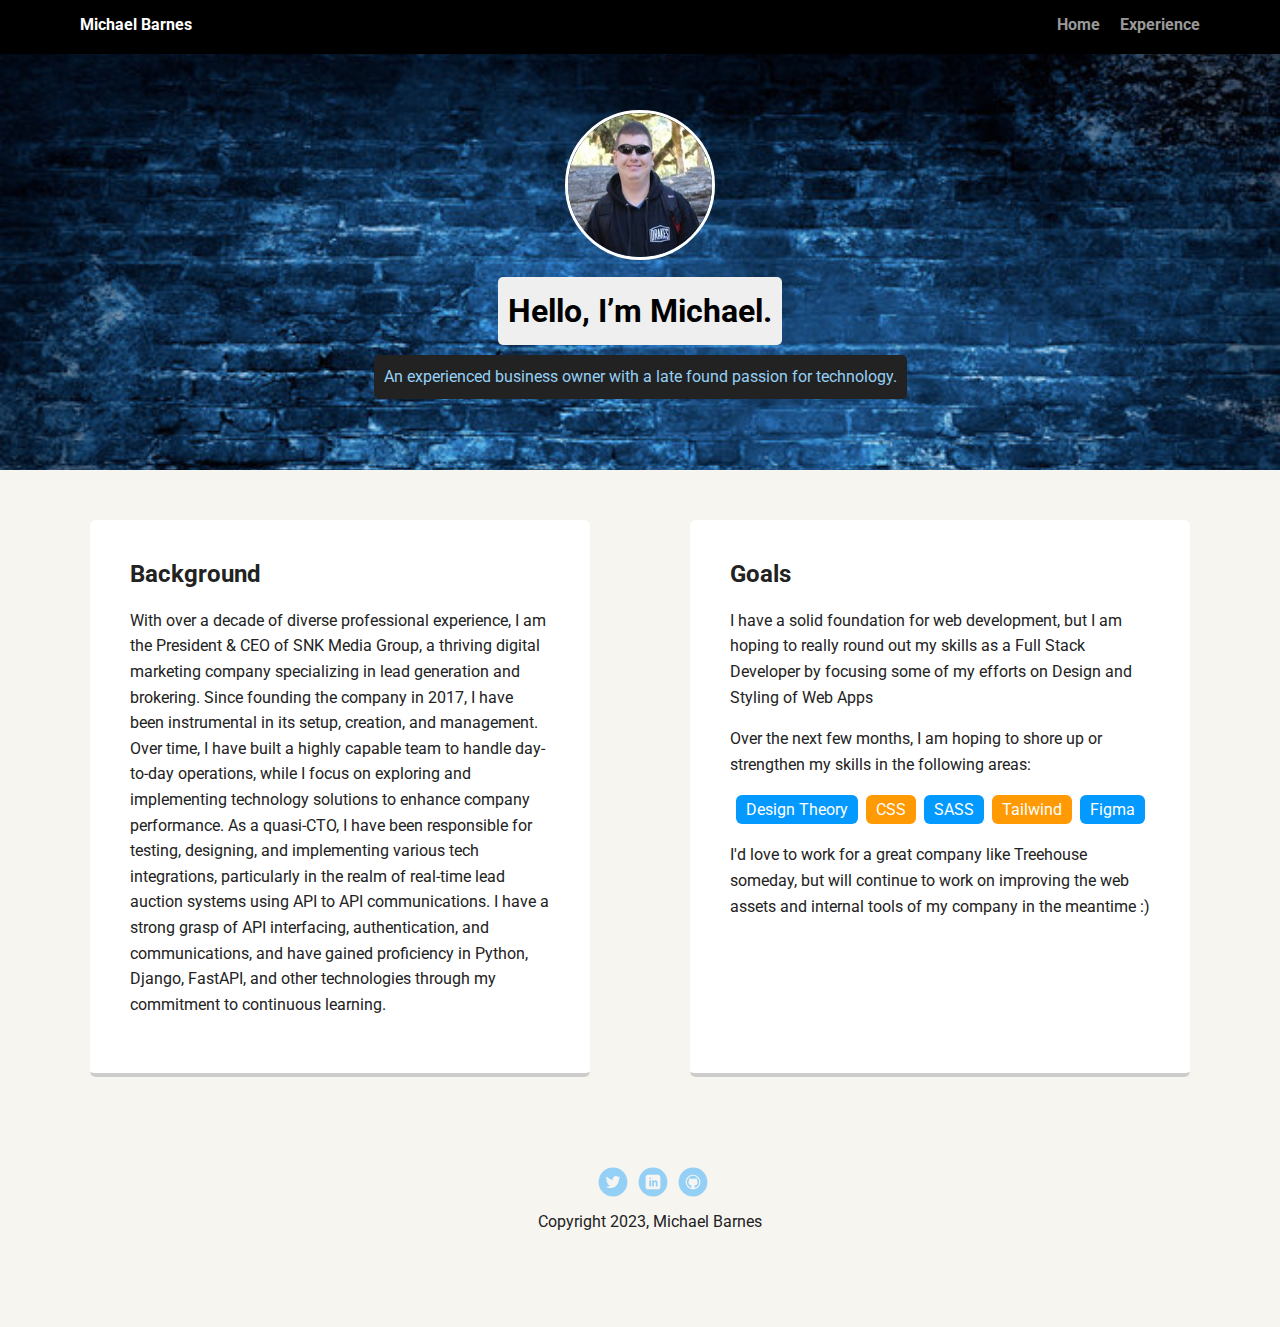
<file: index.html>
<!doctype html>
<html lang="en">
<head>
  <meta charset="utf-8">
  <title>Michael Barnes' Profile</title>
  <meta name="viewport" content="width=device-width, initial-scale=1.0">
  <link rel="stylesheet" href="styles.css">
  <link href="https://fonts.googleapis.com/css?family=Muli%7CRoboto:400,300,500,700,900" rel="stylesheet"></head>
  <body>

    <div class="main-nav">
        <ul class="nav">
          <li class="name">Michael Barnes</li>
          <li><a href="./index.html/">Home</a></li>
          <li><a href="./experience.html">Experience</a></li>
        </ul>
    </div>

    <header>
      <img src="images/small_profile_pic.jpg" alt="Image of Michael Barnes" class="profile-image">
      <h1 class="tag name">Hello, I’m Michael.</h1>
      <p class="tag location">An experienced business owner with a late found passion for technology.</p>
    </header>

    <main class="flex">
      <div class="card" >
        <h2>Background</h2>
        <p>With over a decade of diverse professional experience, I am the President & CEO of SNK Media Group,
          a thriving digital marketing company specializing in lead generation and brokering.
          Since founding the company in 2017, I have been instrumental in its setup, creation, and management.
          Over time, I have built a highly capable team to handle day-to-day operations, while I focus on exploring and
          implementing technology solutions to enhance company performance. As a quasi-CTO, I have been responsible for
          testing, designing, and implementing various tech integrations, particularly in the realm of real-time lead
          auction systems using API to API communications. I have a strong grasp of API interfacing, authentication,
          and communications, and have gained proficiency in Python, Django, FastAPI, and other technologies through
          my commitment to continuous learning.</p>

      </div> 

      <div class="card">
        <h2>Goals</h2>
        <p>I have a solid foundation for web development, but I am hoping to really round out my skills as a Full Stack
        Developer by focusing some of my efforts on Design and Styling of Web Apps</p>
        <p>Over the next few months, I am hoping to shore up or strengthen my skills in the following areas:</p>
        <ul class="skills">
          <li>Design Theory</li>
          <li>CSS</li>
          <li>SASS</li>
          <li>Tailwind</li>
          <li>Figma</li>
        </ul>
        <p>I'd love to work for a great company like Treehouse someday, but will continue to work on improving the
          web assets and internal tools of my company in the meantime :)</p>
      </div> 

    </main>
    <footer>
      <ul>
        <li><a href="https://twitter.com/teambarnzee825" class="social twitter" target="_blank">Twitter</a></li>
        <li><a href="https://www.linkedin.com/in/michael-barnes-244515171/" class="social linkedin" target="_blank">LinkedIn</a></li>
        <li><a href="https://github.com/csnewb" class="social github" target="_blank">Github</a></li>
      </ul>
      <p class="copyright">Copyright 2023, Michael Barnes</p>
    </footer>
  </body>
  </html>
</file>
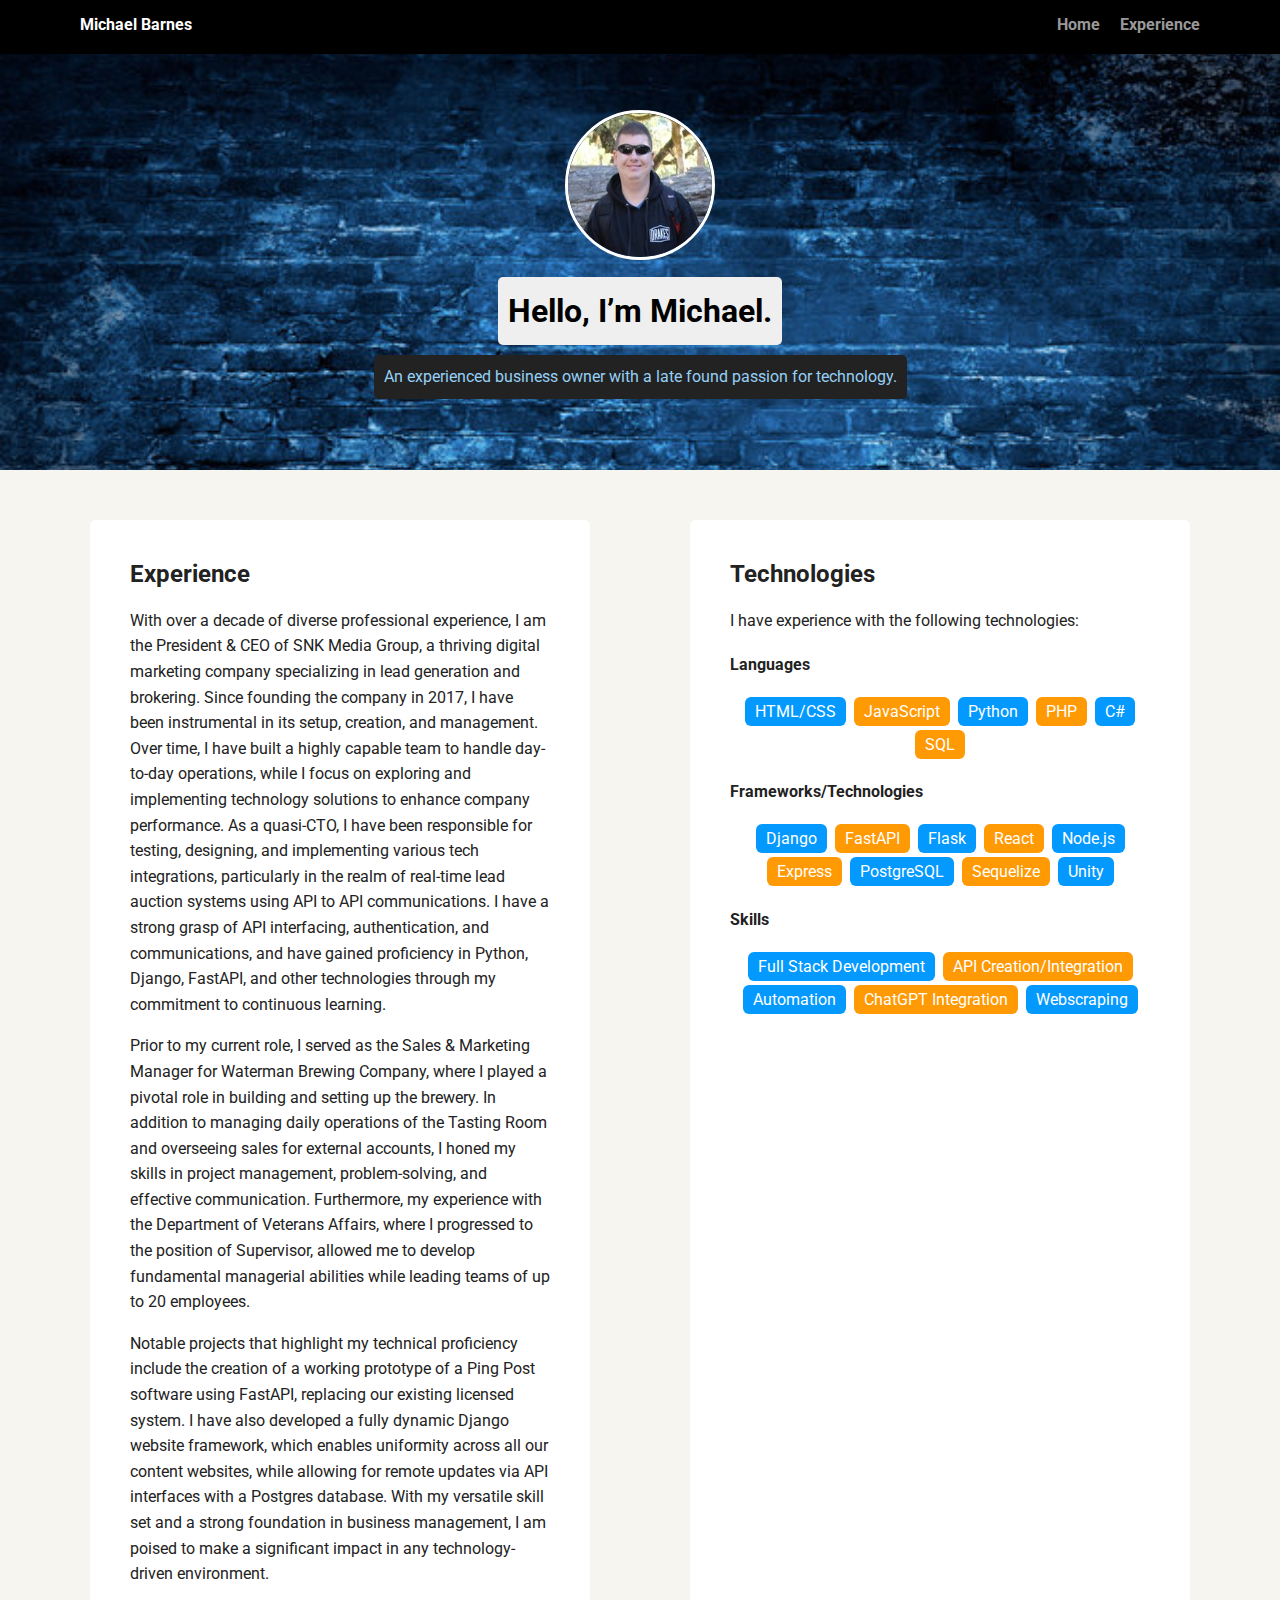
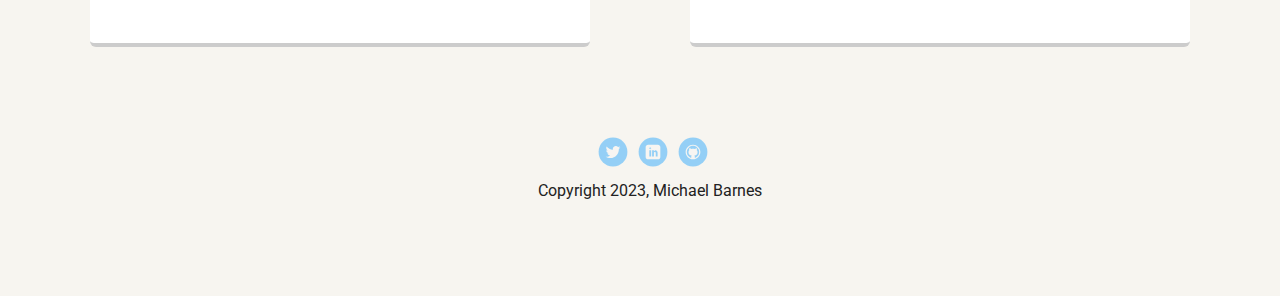
<file: experience.html>
<!doctype html>
<html lang="en">
<head>
    <meta charset="utf-8">
    <title>Michael Barnes' Profile</title>
    <meta name="viewport" content="width=device-width, initial-scale=1.0">
    <link rel="stylesheet" href="styles.css">
    <link href="https://fonts.googleapis.com/css?family=Muli%7CRoboto:400,300,500,700,900" rel="stylesheet"></head>
<body>

<div class="main-nav">
    <ul class="nav">
        <li class="name">Michael Barnes</li>
        <li><a href="./index.html">Home</a></li>
        <li><a href="./experience.html">Experience</a></li>
    </ul>
</div>

<header>
    <img src="images/small_profile_pic.jpg" alt="Drawing of Jane Smith" class="profile-image">
    <h1 class="tag name">Hello, I’m Michael.</h1>
    <p class="tag location">An experienced business owner with a late found passion for technology.</p>
</header>

<main class="flex">
    <div class="card" >
        <h2>Experience</h2>
        <p>With over a decade of diverse professional experience, I am the President & CEO of SNK Media Group,
            a thriving digital marketing company specializing in lead generation and brokering.
            Since founding the company in 2017, I have been instrumental in its setup, creation, and management.
            Over time, I have built a highly capable team to handle day-to-day operations, while I focus on exploring and
            implementing technology solutions to enhance company performance. As a quasi-CTO, I have been responsible for
            testing, designing, and implementing various tech integrations, particularly in the realm of real-time lead
            auction systems using API to API communications. I have a strong grasp of API interfacing, authentication,
            and communications, and have gained proficiency in Python, Django, FastAPI, and other technologies through
            my commitment to continuous learning.
        </p>
        <p>Prior to my current role, I served as the Sales & Marketing Manager for Waterman Brewing Company, where I
            played a pivotal role in building and setting up the brewery. In addition to managing daily operations of
            the Tasting Room and overseeing sales for external accounts, I honed my skills in project management,
            problem-solving, and effective communication. Furthermore, my experience with the Department of Veterans
            Affairs, where I progressed to the position of Supervisor, allowed me to develop fundamental managerial
            abilities while leading teams of up to 20 employees.
        </p>
        <p>Notable projects that highlight my technical proficiency include the creation of a working prototype of a
            Ping Post software using FastAPI, replacing our existing licensed system. I have also developed a fully
            dynamic Django website framework, which enables uniformity across all our content websites, while allowing
            for remote updates via API interfaces with a Postgres database. With my versatile skill set and a strong
            foundation in business management, I am poised to make a significant impact in any technology-driven
            environment.
        </p>

    </div>

    <div class="card">
        <h2>Technologies</h2>
        <p>I have experience with the following technologies:</p>
        <h4>Languages</h4>
        <ul class="skills">
            <li>HTML/CSS</li>
            <li>JavaScript</li>
            <li>Python</li>
            <li>PHP</li>
            <li>C#</li>
            <li>SQL</li>
        </ul>
        <h4>Frameworks/Technologies</h4>
        <ul class="skills">
            <li>Django</li>
            <li>FastAPI</li>
            <li>Flask</li>
            <li>React</li>
            <li>Node.js</li>
            <li>Express</li>
            <li>PostgreSQL</li>
            <li>Sequelize</li>
            <li>Unity</li>
        </ul>
        <h4>Skills</h4>
        <ul class="skills">
            <li>Full Stack Development</li>
            <li>API Creation/Integration</li>
            <li>Automation</li>
            <li>ChatGPT Integration</li>
            <li>Webscraping</li>
        </ul>

    </div>

</main>
<footer>
    <ul>
        <li><a href="https://twitter.com/teambarnzee825" class="social twitter" target="_blank">Twitter</a></li>
        <li><a href="https://www.linkedin.com/in/michael-barnes-244515171/" class="social linkedin" target="_blank">LinkedIn</a></li>
        <li><a href="https://github.com/csnewb" class="social github" target="_blank">Github</a></li>
    </ul>
    <p class="copyright">Copyright 2023, Michael Barnes</p>
</footer>
</body>
</html>
</file>
<file: styles.css>
/* Global Layout Set-up */
* { 
  box-sizing: border-box;
}
  
body {
  margin: 0;
  padding: 0;
  text-align: center;
  font-family: 'Roboto', sans-serif;
  color: #222;
  background: #f7f5f0;
}
/* Link Styles */

a {
  text-decoration: none;
  color: #999;
}
a:hover {
  color: #6633ff;
}

/* Section Styles */

.main-nav {
  width: 100%;
  background: black;
  min-height: 30px;
  padding: 10px;
  position: fixed;
  text-align: center;
}
.nav {
  display: flex;
  justify-content: space-around;
  font-weight: 700;
  list-style-type: none;
  margin: 0 auto;
  padding: 0;
}

.nav .name {
    display: block;
    margin-right: auto;
    color: white;
}
.nav li {
  padding: 5px 10px 10px 10px;
}
.nav a {
  transition: all .5s;
}
.nav a:hover {
  color: white
}

header {
  text-align: center;
  background: url('images/bg.jpg') no-repeat top center ;
  background-size: cover;
  overflow: hidden;
  padding-top: 60px;
}
header {
  line-height: 1.5;
}
header .profile-image {
  margin-top: 50px;
  width: 150px;
  height: 150px;
  border-radius: 50%;
  border: 3px solid white;
  transition: all .5s;
}
header .profile-image:hover {
  transform: scale(1.2) rotate(5deg);
}
.tag {
  background-color: #efefef;
  color: black;
  padding: 10px;
  border-radius: 5px;
  display: table;
  margin: 10px auto;
} 
.location {
  background-color: #222;
  color: #95d0f6;
}
.card {
  margin: 30px;
  padding: 20px 40px 40px;
  max-width: 500px;
  text-align: left;
  background: #fff;
  border-bottom: 4px solid #ccc;
  border-radius: 6px;
  transition: all .5s;
}
.card:hover {
  border-color: #0399ff;
}

ul.skills {
  padding: 0;
  text-align: center;
}

.skills li {
  border-radius: 6px;
  display: inline-block;
  background: #ff9904;
  color: white;
  padding: 5px 10px;
  margin: 2px;
}

.skills li:nth-child(odd) {
  background: #0399ff;
}

footer {
  width: 100%;
  min-height: 30px;
  padding: 20px 0 40px 20px;
}

footer .copyright {
  top: -8px;
  font-size: .75em;
}

footer ul {
  list-style-type: none;
  margin: 0;
  padding: 0;
}

footer ul li {
  display: inline-block;
}

a.social {
  display: inline-block;
  text-indent: -9999px;
  margin-left: 5px;
  width: 30px;
  height: 30px;
  background-size: 30px 30px;
  opacity: .4;
  transition: all .5s;
}
a.twitter {
  background-image: url(images/twitter.svg);
}
a.linkedin {
  background-image: url(images/linkedin.svg);
}
a.github {
  background-image: url(images/github.svg);
}
a.social:hover {
  opacity: 1;
}
.clearfix {
  clear: both;
}

/* Styles for larger screens */
@media screen and (min-width: 720px) {
  
  .flex {
      display: -ms-flexbox;      /* TWEENER - IE 10 */
      display: flex; 
      max-width: 1200px;
      -ms-flex-pack: distribute;
      justify-content: space-around;
      margin: 0 auto;
  }

  header {
    min-height: 470px;
  }

  .nav {
    max-width: 1200px;
    padding: 0 30px;
  }


  main {
    padding-top: 20px;
  }

  main p {
    line-height: 1.6em;
  }

  footer {
    font-size: 1.3em;
    max-width: 1200px;
    margin: 40px auto;
  }

}
</file>
